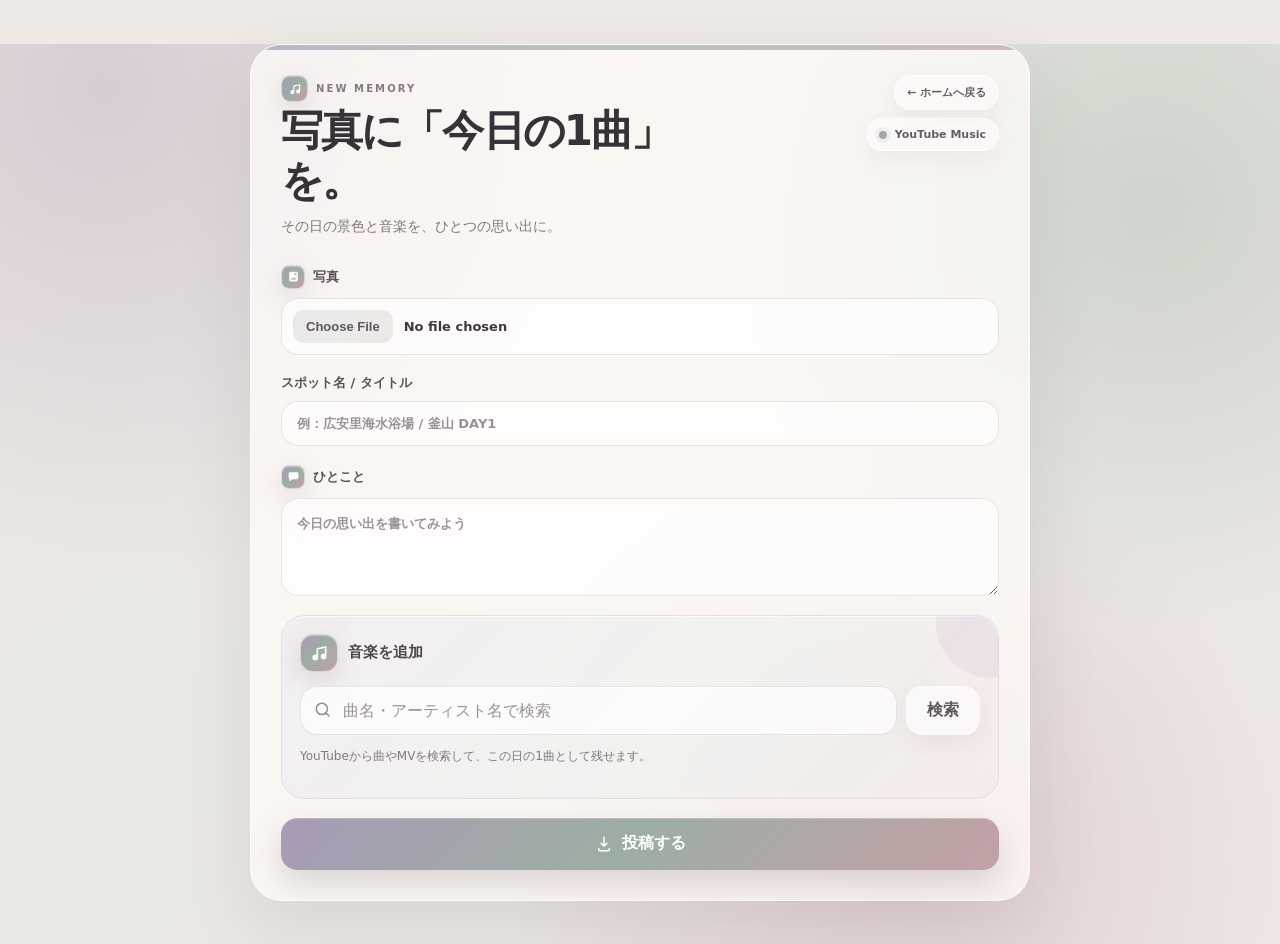
<file: static/add_old.html>
﻿<!doctype html>
<html lang="ja">
<head>
  <meta charset="utf-8" />
  <meta name="viewport" content="width=device-width, initial-scale=1" />
  <meta name="theme-color" content="#eee7e6" />
  <title>Photo Diary | 今日の1曲</title>
  <style>
:root {
  font-family: Inter, "Noto Sans JP", ui-sans-serif, system-ui, -apple-system, BlinkMacSystemFont, "Segoe UI", sans-serif;
  color: #3f3a40;
  background: #eee9e5;
  --ink: #3f3a40;
  --ink-soft: #756d73;
  --line: rgba(103, 91, 99, .14);
  --paper: rgba(255, 252, 249, .76);
  --paper-strong: rgba(255, 253, 251, .94);
  --lavender: #a99ab6;
  --sage: #9daea3;
  --rose: #c3a0a4;
  --sand: #c8b39d;
  --mist: #b6b8c6;
  --gradient: linear-gradient(135deg, #a99ab6 0%, #9daea3 48%, #c4a0a5 100%);
  --gradient-soft: linear-gradient(135deg, rgba(169,154,182,.22), rgba(157,174,163,.20), rgba(196,160,165,.24));
  --shadow: 0 24px 70px rgba(84, 72, 80, .12);
}

* { box-sizing: border-box; }
html { min-height: 100%; }
body {
  min-height: 100vh;
  margin: 0;
  overflow-x: hidden;
  background:
    radial-gradient(circle at 8% 5%, rgba(190, 172, 193, .48) 0, rgba(190, 172, 193, 0) 34%),
    radial-gradient(circle at 90% 18%, rgba(168, 187, 173, .43) 0, rgba(168, 187, 173, 0) 31%),
    radial-gradient(circle at 70% 90%, rgba(201, 166, 166, .38) 0, rgba(201, 166, 166, 0) 33%),
    linear-gradient(145deg, #efeae7 0%, #e9e8e2 48%, #eee6e6 100%);
  color: var(--ink);
}
body.modal-open { overflow: hidden; }
button, input, textarea { font: inherit; }
button { cursor: pointer; }
button:disabled { cursor: wait; opacity: .62; }
svg { display: block; }

.ambient {
  position: fixed;
  z-index: -1;
  border-radius: 999px;
  filter: blur(10px);
  opacity: .65;
  pointer-events: none;
}
.ambient-a { width: 260px; height: 260px; top: 14%; left: -100px; background: rgba(167, 151, 181, .24); }
.ambient-b { width: 320px; height: 320px; top: 52%; right: -150px; background: rgba(151, 174, 160, .22); }
.ambient-c { width: 230px; height: 230px; bottom: -60px; left: 35%; background: rgba(194, 155, 160, .20); }

.shell {
  width: min(780px, calc(100% - 32px));
  margin: 44px auto 86px;
  display: grid;
  gap: 40px;
}

.card,
.post {
  border: 1px solid rgba(255,255,255,.64);
  background: var(--paper);
  backdrop-filter: blur(22px) saturate(115%);
  -webkit-backdrop-filter: blur(22px) saturate(115%);
  box-shadow: var(--shadow), inset 0 1px 0 rgba(255,255,255,.7);
}
.card {
  position: relative;
  overflow: hidden;
  border-radius: 32px;
  padding: 30px;
}
.card::before {
  content: "";
  position: absolute;
  inset: 0 0 auto;
  height: 5px;
  background: var(--gradient);
  opacity: .72;
}

.headline, .feed-title, .music-box-title {
  display: flex;
  align-items: center;
  justify-content: space-between;
  gap: 16px;
}
.headline { align-items: flex-start; }
.headline-copy { min-width: 0; }
.headline-kicker { display: inline-flex; align-items: center; gap: 8px; }
h1, h2, p { margin-top: 0; }
h1 {
  margin: 4px 0 0;
  font-size: clamp(28px, 5vw, 42px);
  line-height: 1.18;
  letter-spacing: -.045em;
  color: #373238;
}
h2 {
  margin-bottom: 0;
  font-size: 25px;
  letter-spacing: -.03em;
}
.lead { margin: 10px 0 0; color: #80767c; font-size: 14px; line-height: 1.7; }
.eyebrow {
  margin: 0;
  color: #867a82;
  font-size: 10px;
  font-weight: 900;
  letter-spacing: .21em;
}

.gradient-icon {
  width: 38px;
  height: 38px;
  display: grid;
  place-items: center;
  flex: 0 0 auto;
  border: 1px solid rgba(255,255,255,.56);
  border-radius: 13px;
  background: var(--gradient);
  box-shadow: 0 8px 24px rgba(116, 94, 110, .19), inset 0 1px 0 rgba(255,255,255,.34);
}
.gradient-icon svg { width: 20px; height: 20px; fill: rgba(255,255,255,.94); }
.gradient-icon-sm { width: 27px; height: 27px; border-radius: 9px; }
.gradient-icon-sm svg { width: 14px; height: 14px; }
.gradient-icon-xs { width: 24px; height: 24px; border-radius: 8px; }
.gradient-icon-xs svg { width: 13px; height: 13px; }

.pill {
  display: inline-flex;
  align-items: center;
  gap: 8px;
  padding: 9px 12px;
  border: 1px solid rgba(255,255,255,.58);
  border-radius: 999px;
  background: rgba(255,255,255,.48);
  color: #655d63;
  box-shadow: 0 8px 24px rgba(83,72,79,.07);
  font-size: 11px;
  font-weight: 800;
  white-space: nowrap;
}
.pill-dot {
  width: 8px;
  height: 8px;
  border-radius: 50%;
  background: var(--gradient);
  box-shadow: 0 0 0 4px rgba(169,154,182,.13);
}

#postForm { display: grid; gap: 19px; margin-top: 26px; }
.field { display: grid; gap: 9px; font-size: 13px; font-weight: 800; color: #5b5258; }
.field-label { display: flex; align-items: center; gap: 8px; }
input, textarea {
  width: 100%;
  border: 1px solid rgba(111, 98, 106, .16);
  background: rgba(255,255,255,.67);
  color: var(--ink);
  border-radius: 17px;
  padding: 14px 15px;
  outline: none;
  box-shadow: inset 0 1px 0 rgba(255,255,255,.72);
  transition: border-color .18s ease, box-shadow .18s ease, background .18s ease, transform .18s ease;
}
input::placeholder, textarea::placeholder { color: #9a9297; }
input:focus, textarea:focus {
  border-color: rgba(154, 137, 167, .48);
  background: rgba(255,255,255,.88);
  box-shadow: 0 0 0 4px rgba(169,154,182,.12), inset 0 1px 0 rgba(255,255,255,.8);
}
textarea { min-height: 98px; resize: vertical; line-height: 1.7; }
input[type="file"] { padding: 11px; }
input[type="file"]::file-selector-button {
  margin-right: 11px;
  border: 0;
  border-radius: 11px;
  padding: 9px 13px;
  background: var(--gradient-soft);
  color: #61565e;
  font-weight: 800;
  cursor: pointer;
}

.preview-wrap, .post-image-wrap {
  position: relative;
  overflow: hidden;
  border: 1px solid rgba(255,255,255,.7);
  border-radius: 25px;
  background: linear-gradient(135deg, #ded8dd, #dce2dd);
  box-shadow: 0 18px 45px rgba(74, 63, 71, .11);
}
.preview-wrap > img, .post-image { display: block; width: 100%; aspect-ratio: 4/5; object-fit: cover; }

.music-box {
  position: relative;
  overflow: hidden;
  border: 1px solid rgba(126, 110, 120, .12);
  border-radius: 24px;
  padding: 18px;
  background:
    linear-gradient(135deg, rgba(183,166,191,.14), rgba(165,186,172,.13) 52%, rgba(202,168,171,.15)),
    rgba(255,255,255,.48);
  box-shadow: inset 0 1px 0 rgba(255,255,255,.72);
}
.music-box::after {
  content: "";
  position: absolute;
  width: 110px;
  height: 110px;
  right: -48px;
  top: -48px;
  border-radius: 50%;
  background: rgba(174,158,188,.13);
  pointer-events: none;
}
.music-box-title { position: relative; z-index: 1; }
.section-label { display: flex; align-items: center; gap: 10px; font-size: 15px; color: #4f474d; }
.search-row { position: relative; z-index: 1; display: grid; grid-template-columns: 1fr auto; gap: 9px; margin-top: 14px; }
.search-input-wrap { position: relative; }
.search-input-wrap input { padding-left: 42px; }
.search-icon {
  position: absolute;
  z-index: 2;
  left: 14px;
  top: 50%;
  width: 18px;
  height: 18px;
  transform: translateY(-50%);
  fill: none;
  stroke: #968a92;
  stroke-width: 2;
  stroke-linecap: round;
  pointer-events: none;
}

.primary, .secondary {
  border: 0;
  border-radius: 16px;
  padding: 13px 17px;
  font-weight: 900;
  transition: transform .16s ease, box-shadow .16s ease, filter .16s ease;
}
.primary:hover, .secondary:hover, .track button:hover { transform: translateY(-1px); }
.primary:active, .secondary:active, .track button:active { transform: translateY(0); }
.primary {
  min-height: 52px;
  display: inline-flex;
  align-items: center;
  justify-content: center;
  gap: 9px;
  background: var(--gradient);
  color: #fff;
  box-shadow: 0 14px 32px rgba(120, 100, 114, .24), inset 0 1px 0 rgba(255,255,255,.25);
}
.primary:hover { box-shadow: 0 16px 36px rgba(120, 100, 114, .3); filter: saturate(105%); }
.button-icon svg { width: 18px; height: 18px; fill: none; stroke: currentColor; stroke-width: 1.9; stroke-linecap: round; stroke-linejoin: round; }
.secondary {
  min-width: 74px;
  border: 1px solid rgba(255,255,255,.57);
  background: rgba(255,255,255,.62);
  color: #5f565c;
  box-shadow: 0 8px 20px rgba(91,75,84,.08);
}
.text-button {
  border: 0;
  border-radius: 999px;
  padding: 7px 10px;
  background: rgba(255,255,255,.45);
  color: #7c6f77;
  font-size: 11px;
  font-weight: 800;
}

.muted { position: relative; z-index: 1; color: #82777e; font-size: 12px; margin: 12px 0 0; line-height: 1.65; }
.music-results { position: relative; z-index: 1; display: grid; gap: 9px; margin-top: 13px; max-height: 390px; overflow: auto; padding-right: 2px; }
.music-results::-webkit-scrollbar { width: 7px; }
.music-results::-webkit-scrollbar-track { background: transparent; }
.music-results::-webkit-scrollbar-thumb { border-radius: 999px; background: rgba(124,111,119,.2); }
.track {
  display: grid;
  grid-template-columns: 92px 1fr auto;
  align-items: center;
  gap: 12px;
  padding: 10px;
  border: 1px solid rgba(123,109,118,.12);
  background: rgba(255,255,255,.66);
  border-radius: 17px;
  box-shadow: 0 7px 18px rgba(81,67,76,.05);
  transition: transform .16s ease, background .16s ease, box-shadow .16s ease;
}
.track:hover { transform: translateY(-1px); background: rgba(255,255,255,.84); box-shadow: 0 10px 24px rgba(81,67,76,.09); }
.track > img, .thumb-placeholder { width: 92px; height: 52px; object-fit: cover; border-radius: 11px; background: linear-gradient(135deg,#d8cfd8,#d3ddd6); }
.track-meta { min-width: 0; }
.track-title { color: #4f474d; font-weight: 900; font-size: 13px; line-height: 1.45; display: -webkit-box; -webkit-line-clamp: 2; -webkit-box-orient: vertical; overflow: hidden; }
.track-artist { margin-top: 3px; font-size: 11px; color: #8a7f85; white-space: nowrap; overflow: hidden; text-overflow: ellipsis; }
.track-link { display: inline-block; margin-top: 5px; color: #81727d; font-size: 10px; text-decoration: none; border-bottom: 1px solid rgba(129,114,125,.3); }
.track button {
  border: 0;
  border-radius: 12px;
  padding: 9px 11px;
  background: linear-gradient(135deg, #a99ab6, #9daea3);
  color: #fff;
  box-shadow: 0 8px 18px rgba(112,94,106,.18);
  font-size: 11px;
  font-weight: 900;
  white-space: nowrap;
  transition: transform .16s ease, box-shadow .16s ease;
}

.music-overlay {
  position: absolute;
  left: 15px;
  right: 15px;
  bottom: 15px;
  display: flex;
  align-items: center;
  gap: 10px;
  min-height: 61px;
  padding: 10px 12px;
  border: 1px solid rgba(255,255,255,.28);
  border-radius: 18px;
  background:
    linear-gradient(135deg, rgba(103,88,105,.68), rgba(87,106,98,.67) 52%, rgba(130,95,101,.66));
  backdrop-filter: blur(17px) saturate(125%);
  -webkit-backdrop-filter: blur(17px) saturate(125%);
  color: #fff;
  text-decoration: none;
  box-shadow: 0 12px 34px rgba(49,41,47,.24), inset 0 1px 0 rgba(255,255,255,.22);
}
.music-overlay::before {
  content: "♪";
  width: 28px;
  height: 28px;
  display: grid;
  place-items: center;
  flex: 0 0 auto;
  border-radius: 10px;
  background: rgba(255,255,255,.17);
  font-weight: 900;
}
.music-overlay img { width: 62px; height: 35px; object-fit: cover; border-radius: 9px; flex: 0 0 auto; }
.music-overlay .meta { min-width: 0; display: block; text-align: left; }
.music-overlay .title { display: block; font-weight: 900; font-size: 12px; white-space: nowrap; overflow: hidden; text-overflow: ellipsis; }
.music-overlay .artist { display: block; color: rgba(255,255,255,.72); font-size: 10px; margin-top: 4px; white-space: nowrap; overflow: hidden; text-overflow: ellipsis; }
.music-play-button { width: auto; }
.music-play-button:hover { filter: brightness(1.04); }

.feed { display: grid; gap: 23px; margin-top: 17px; }
#feed { display: none; }
.feed-title { display: none; }
.post { border-radius: 28px; padding: 12px; }
.post-body { padding: 15px 10px 9px; }
.post-caption { margin: 0; color: #51494f; line-height: 1.75; font-size: 14px; }
.post-date { margin: 9px 0 0; color: #9a8f95; font-size: 10px; }
.empty {
  border: 1px dashed rgba(118,104,113,.2);
  border-radius: 22px;
  padding: 34px 14px;
  background: rgba(255,255,255,.32);
  color: #887d83;
  text-align: center;
  font-size: 13px;
}

.player-modal {
  position: fixed;
  inset: 0;
  z-index: 1000;
  display: grid;
  place-items: center;
  padding: 20px;
  background: rgba(49,43,47,.68);
  backdrop-filter: blur(9px);
}
.player-dialog {
  width: min(880px, 100%);
  overflow: hidden;
  border: 1px solid rgba(255,255,255,.14);
  border-radius: 24px;
  background: #292629;
  color: #fff;
  box-shadow: 0 34px 110px rgba(31,26,29,.48);
}
.player-bar { display: flex; align-items: center; justify-content: space-between; gap: 16px; padding: 14px 16px; }
.player-bar strong { min-width: 0; white-space: nowrap; overflow: hidden; text-overflow: ellipsis; }
.player-bar button { width: 36px; height: 36px; border: 1px solid rgba(255,255,255,.08); border-radius: 999px; background: rgba(255,255,255,.08); color: #fff; flex: 0 0 auto; }
.player-frame-wrap { position: relative; width: 100%; aspect-ratio: 16 / 9; background: #000; }
.player-frame-wrap iframe { position: absolute; inset: 0; width: 100%; height: 100%; border: 0; }
.youtube-link { display: block; padding: 13px 16px 16px; color: #e7dde5; font-size: 12px; text-align: right; }
.hidden { display: none !important; }

@media (max-width: 560px) {
  .shell { width: min(100% - 18px, 780px); margin: 14px auto 55px; gap: 28px; }
  .card { padding: 20px; border-radius: 25px; }
  .headline { align-items: flex-start; }
  h1 { font-size: 29px; }
  .lead { font-size: 12px; }
  .pill { display: none; }
  .search-row { grid-template-columns: 1fr; }
  .secondary { width: 100%; }
  .track { grid-template-columns: 82px 1fr; }
  .track > img, .thumb-placeholder { width: 82px; height: 46px; }
  .track button { grid-column: 1 / -1; }
  .music-overlay { left: 10px; right: 10px; bottom: 10px; padding: 9px 10px; }
  .music-overlay::before { display: none; }
  .player-modal { padding: 8px; }
  .player-dialog { border-radius: 17px; }
}

@media (prefers-reduced-motion: reduce) {
  *, *::before, *::after { scroll-behavior: auto !important; transition: none !important; }
}

</style>
</head>
<body>
  <div class="ambient ambient-a" aria-hidden="true"></div>
  <div class="ambient ambient-b" aria-hidden="true"></div>
  <div class="ambient ambient-c" aria-hidden="true"></div>

  <main class="shell">
    <section class="composer card">
      <div class="headline">
        <div class="headline-copy">
          <div class="headline-kicker">
            <span class="gradient-icon gradient-icon-sm" aria-hidden="true">
              <svg viewBox="0 0 24 24"><path d="M4 17.5A3.5 3.5 0 1 0 11 17.5V7.8l8-1.8v7A3.5 3.5 0 1 0 21 16.2V3.5L9 6.2v8A3.5 3.5 0 0 0 4 17.5Z"/></svg>
            </span>
            <p class="eyebrow">NEW MEMORY</p>
          </div>
          <h1>写真に「今日の1曲」を。</h1>
          <p class="lead">その日の景色と音楽を、ひとつの思い出に。</p>
        </div>
        <div style="display:flex;gap:8px;align-items:center;flex-wrap:wrap;justify-content:flex-end">
          <a href="/" class="pill" style="text-decoration:none">← ホームへ戻る</a>
          <span class="pill">
            <span class="pill-dot"></span>
            YouTube Music
          </span>
        </div>
      </div>

      <form id="postForm">
        <label class="field upload-field">
          <span class="field-label">
            <span class="gradient-icon gradient-icon-xs" aria-hidden="true">
              <svg viewBox="0 0 24 24"><path d="M4 5.5A2.5 2.5 0 0 1 6.5 3h11A2.5 2.5 0 0 1 20 5.5v13a2.5 2.5 0 0 1-2.5 2.5h-11A2.5 2.5 0 0 1 4 18.5v-13Zm3 11.9h10l-3.2-4-2.4 2.8-1.7-2-2.7 3.2ZM15.8 9A1.8 1.8 0 1 0 15.8 5.4 1.8 1.8 0 0 0 15.8 9Z"/></svg>
            </span>
            写真
          </span>
          <input id="image" name="image" type="file" accept="image/*" required />
        </label>

        <div id="previewWrap" class="preview-wrap hidden">
          <img id="imagePreview" alt="投稿画像プレビュー" />
          <div id="musicOverlay" class="music-overlay hidden"></div>
        </div>

        <label class="field">
          <span class="field-label">スポット名 / タイトル</span>
          <input id="travelSpotName" name="name" type="text" maxlength="120" placeholder="例：広安里海水浴場 / 釜山 DAY1" required />
        </label>

        <label class="field">
          <span class="field-label">
            <span class="gradient-icon gradient-icon-xs" aria-hidden="true">
              <svg viewBox="0 0 24 24"><path d="M5.5 4h13A2.5 2.5 0 0 1 21 6.5v8a2.5 2.5 0 0 1-2.5 2.5H10l-5.6 4v-4.2A2.5 2.5 0 0 1 3 14.5v-8A2.5 2.5 0 0 1 5.5 4Z"/></svg>
            </span>
            ひとこと
          </span>
          <textarea name="caption" rows="3" placeholder="今日の思い出を書いてみよう"></textarea>
        </label>

        <div class="music-box">
          <div class="music-box-title">
            <strong class="section-label">
              <span class="gradient-icon" aria-hidden="true">
                <svg viewBox="0 0 24 24"><path d="M4 17.5A3.5 3.5 0 1 0 11 17.5V7.8l8-1.8v7A3.5 3.5 0 1 0 21 16.2V3.5L9 6.2v8A3.5 3.5 0 0 0 4 17.5Z"/></svg>
              </span>
              音楽を追加
            </strong>
            <button type="button" id="clearMusic" class="text-button hidden">選択解除</button>
          </div>
          <div class="search-row">
            <div class="search-input-wrap">
              <svg class="search-icon" viewBox="0 0 24 24" aria-hidden="true"><path d="m20 20-4.4-4.4m2.4-5.1a7.5 7.5 0 1 1-15 0 7.5 7.5 0 0 1 15 0Z"/></svg>
              <input id="musicQuery" type="search" placeholder="曲名・アーティスト名で検索" />
            </div>
            <button type="button" id="searchMusic" class="secondary">検索</button>
          </div>
          <p id="musicMessage" class="muted">YouTubeから曲やMVを検索して、この日の1曲として残せます。</p>
          <div id="musicResults" class="music-results"></div>
        </div>

        <button type="submit" class="primary">
          <span class="button-icon" aria-hidden="true">
            <svg viewBox="0 0 24 24"><path d="M12 3v12m0 0 4-4m-4 4-4-4M5 18v1.5A1.5 1.5 0 0 0 6.5 21h11a1.5 1.5 0 0 0 1.5-1.5V18"/></svg>
          </span>
          投稿する
        </button>
      </form>
    </section>

    <section>
      <div class="feed-title">
        <div>
          <div class="headline-kicker">
            <span class="gradient-icon gradient-icon-sm" aria-hidden="true">
              <svg viewBox="0 0 24 24"><path d="M4 6.5A2.5 2.5 0 0 1 6.5 4h11A2.5 2.5 0 0 1 20 6.5v11a2.5 2.5 0 0 1-2.5 2.5h-11A2.5 2.5 0 0 1 4 17.5v-11Zm4.2 8.7 2.6-3 2.2 2.5 2.1-2.3 2.7 3.1H8.2Z"/></svg>
            </span>
            <p class="eyebrow">MEMORIES</p>
          </div>
          <h2>最近の投稿</h2>
        </div>
      </div>
      <div id="feed" class="feed"></div>
    </section>
  </main>

  <div id="playerModal" class="player-modal hidden" role="dialog" aria-modal="true" aria-label="YouTube player">
    <div class="player-dialog">
      <div class="player-bar">
        <strong id="playerTitle">YouTubeで再生</strong>
        <button type="button" id="closePlayer" aria-label="閉じる">✕</button>
      </div>
      <div class="player-frame-wrap">
        <iframe
          id="youtubePlayer"
          title="YouTube video player"
          src=""
          allow="accelerometer; autoplay; clipboard-write; encrypted-media; gyroscope; picture-in-picture; web-share"
          referrerpolicy="strict-origin-when-cross-origin"
          allowfullscreen
        ></iframe>
      </div>
      <a id="openYouTube" class="youtube-link" href="#" target="_blank" rel="noopener noreferrer">YouTubeで開く ↗</a>
    </div>
  </div>

  <script>
const postForm = document.getElementById("postForm");
const imageInput = document.getElementById("image");
const imagePreview = document.getElementById("imagePreview");
const previewWrap = document.getElementById("previewWrap");
const musicOverlay = document.getElementById("musicOverlay");
const musicQuery = document.getElementById("musicQuery");
const searchMusicButton = document.getElementById("searchMusic");
const musicResults = document.getElementById("musicResults");
const musicMessage = document.getElementById("musicMessage");
const clearMusicButton = document.getElementById("clearMusic");
const feed = document.getElementById("feed");
const playerModal = document.getElementById("playerModal");
const youtubePlayer = document.getElementById("youtubePlayer");
const closePlayerButton = document.getElementById("closePlayer");
const playerTitle = document.getElementById("playerTitle");
const openYouTube = document.getElementById("openYouTube");

let selectedVideo = null;
let currentPreviewUrl = null;

imageInput.addEventListener("change", () => {
  const file = imageInput.files?.[0];
  if (!file) return;

  if (currentPreviewUrl) URL.revokeObjectURL(currentPreviewUrl);
  currentPreviewUrl = URL.createObjectURL(file);
  imagePreview.src = currentPreviewUrl;
  previewWrap.classList.remove("hidden");
  renderSelectedMusic();
});

searchMusicButton.addEventListener("click", searchMusic);
musicQuery.addEventListener("keydown", (event) => {
  if (event.key === "Enter") {
    event.preventDefault();
    searchMusic();
  }
});

clearMusicButton.addEventListener("click", () => {
  selectedVideo = null;
  clearMusicButton.classList.add("hidden");
  musicMessage.textContent = "音楽の選択を解除しました。";
  renderSelectedMusic();
});

closePlayerButton.addEventListener("click", closePlayer);
playerModal.addEventListener("click", (event) => {
  if (event.target === playerModal) closePlayer();
});
document.addEventListener("keydown", (event) => {
  if (event.key === "Escape" && !playerModal.classList.contains("hidden")) {
    closePlayer();
  }
});

async function searchMusic() {
  const q = musicQuery.value.trim();
  if (!q) {
    musicMessage.textContent = "曲名かアーティスト名を入力してください。";
    return;
  }

  searchMusicButton.disabled = true;
  musicMessage.textContent = "YouTubeで検索中...";
  musicResults.innerHTML = "";

  try {
    const response = await fetch(`/api/music/search?q=${encodeURIComponent(q)}&limit=10`);
    const data = await response.json();
    if (!response.ok) throw new Error(data.detail || "検索に失敗しました。");

    musicMessage.textContent = data.items.length
      ? `${data.items.length}件見つかりました。動画を確認して1曲選んでください。`
      : "見つかりませんでした。別の曲名やアーティスト名で試してください。";

    data.items.forEach((video) => {
      const row = document.createElement("div");
      row.className = "track";
      row.innerHTML = `
        ${video.cover_url ? `<img src="${escapeHtml(video.cover_url)}" alt="">` : `<div class="thumb-placeholder"></div>`}
        <div class="track-meta">
          <div class="track-title">${escapeHtml(video.title || "")}</div>
          <div class="track-artist">${escapeHtml(video.artist || "")}</div>
          <a class="track-link" href="${escapeHtml(video.external_url || "#")}" target="_blank" rel="noopener noreferrer">YouTubeで確認 ↗</a>
        </div>
        <button type="button">この曲を選ぶ</button>
      `;
      row.querySelector("button").addEventListener("click", () => {
        selectedVideo = video;
        musicMessage.textContent = `選択中：${decodeEntities(video.title || "")} — ${decodeEntities(video.artist || "")}`;
        clearMusicButton.classList.remove("hidden");
        renderSelectedMusic();
      });
      musicResults.appendChild(row);
    });
  } catch (error) {
    musicMessage.textContent = error.message;
  } finally {
    searchMusicButton.disabled = false;
  }
}

function renderSelectedMusic() {
  if (!selectedVideo || previewWrap.classList.contains("hidden")) {
    musicOverlay.classList.add("hidden");
    musicOverlay.innerHTML = "";
    return;
  }

  musicOverlay.classList.remove("hidden");
  musicOverlay.innerHTML = `
    ${selectedVideo.cover_url ? `<img src="${escapeHtml(selectedVideo.cover_url)}" alt="">` : ""}
    <div class="meta">
      <div class="title">${escapeHtml(decodeEntities(selectedVideo.title || ""))}</div>
      <div class="artist">${escapeHtml(decodeEntities(selectedVideo.artist || ""))} · YouTube</div>
    </div>
  `;
}

postForm.addEventListener("submit", async (event) => {
  event.preventDefault();

  const submitButton = postForm.querySelector('button[type="submit"]');
  const originalText = submitButton.textContent;
  submitButton.disabled = true;
  submitButton.textContent = "投稿中...";

  try {
    const imageFile = imageInput.files?.[0];
    if (!imageFile) throw new Error("写真を選択してください。");

    const name = document.getElementById("travelSpotName")?.value?.trim();
    if (!name) throw new Error("スポット名 / タイトルを入力してください。");

    const caption = postForm.querySelector('textarea[name="caption"]')?.value?.trim() || "";

    const formData = new FormData();
    formData.append("name", name);
    formData.append("memo", caption);
    formData.append("visited_at", new Date().toISOString());
    formData.append("file", imageFile, imageFile.name);

    // The current Travel Log upload API has no dedicated music columns yet.
    // Keep the selected music metadata in memo so it is not lost.
    if (selectedVideo) {
      const musicTitle = decodeEntities(selectedVideo.title || "");
      const artist = decodeEntities(selectedVideo.artist || "");
      const videoId = selectedVideo.youtube_video_id || "";
      const url = selectedVideo.external_url || (videoId ? `https://www.youtube.com/watch?v=${videoId}` : "");
      const musicLine = `\n\n🎵 ${musicTitle}${artist ? ` — ${artist}` : ""}${url ? `\n${url}` : ""}`;
      formData.set("memo", `${caption}${musicLine}`.trim());
    }

    // Support both cookie-session auth and Bearer-token auth.
    const headers = {};
    const findToken = () => {
      const stores = [window.localStorage, window.sessionStorage];
      const preferred = ["access_token", "accessToken", "token", "auth_token", "authToken", "jwt", "jwt_token"];
      const extract = (raw) => {
        if (!raw) return "";
        const text = String(raw).trim();
        if (/^[A-Za-z0-9_-]+\.[A-Za-z0-9_-]+\.[A-Za-z0-9_-]+$/.test(text)) return text;
        try {
          const obj = JSON.parse(text);
          const walk = (v, depth=0) => {
            if (depth > 4 || v == null) return "";
            if (typeof v === "string" && /^[A-Za-z0-9_-]+\.[A-Za-z0-9_-]+\.[A-Za-z0-9_-]+$/.test(v.trim())) return v.trim();
            if (typeof v !== "object") return "";
            for (const k of ["access_token","accessToken","token","auth_token","authToken","jwt","jwt_token"]) {
              if (typeof v[k] === "string" && v[k].trim()) return v[k].replace(/^Bearer\s+/i, "").trim();
            }
            for (const value of Object.values(v)) {
              const found = walk(value, depth+1);
              if (found) return found;
            }
            return "";
          };
          return walk(obj);
        } catch (_) {
          return text.replace(/^Bearer\s+/i, "").trim();
        }
      };
      for (const store of stores) {
        if (!store) continue;
        for (const key of preferred) {
          const token = extract(store.getItem(key));
          if (token) return token;
        }
        for (let i=0; i<store.length; i++) {
          const key=store.key(i);
          const token=extract(store.getItem(key));
          if (token && token.split('.').length === 3) return token;
        }
      }
      return "";
    };

    const token = findToken();
    if (token) headers.Authorization = `Bearer ${token}`;

    const response = await fetch("/spots/upload", {
      method: "POST",
      headers,
      body: formData,
      credentials: "include"
    });

    const raw = await response.text();
    let data = {};
    try { data = raw ? JSON.parse(raw) : {}; }
    catch (_) { data = { detail: raw }; }

    if (!response.ok) {
      throw new Error(data.detail || data.message || `投稿に失敗しました (HTTP ${response.status})`);
    }

    window.location.assign("/");
  } catch (error) {
    alert(error.message || "投稿に失敗しました。");
  } finally {
    submitButton.disabled = false;
    submitButton.textContent = originalText;
  }
});

async function loadPosts() {
  try {
    const response = await fetch("/api/posts");
    const posts = await response.json();
    if (!response.ok) throw new Error(posts.detail || "投稿の取得に失敗しました。");

    feed.innerHTML = "";

    if (!posts.length) {
      feed.innerHTML = '<div class="empty">まだ投稿がありません。最初の1枚を残してみよう。</div>';
      return;
    }

    posts.forEach((post) => {
      const article = document.createElement("article");
      article.className = "post";
      const music = post.music;
      const musicMarkup = music ? `
        <button
          type="button"
          class="music-overlay music-play-button"
          data-video-id="${escapeHtml(music.youtube_video_id || "")}"
          data-title="${escapeHtml(music.title || "")}"
          data-url="${escapeHtml(music.external_url || "")}">
          ${music.cover_url ? `<img src="${escapeHtml(music.cover_url)}" alt="">` : ""}
          <span class="meta">
            <span class="title">${escapeHtml(decodeEntities(music.title || ""))}</span>
            <span class="artist">${escapeHtml(decodeEntities(music.artist || ""))} · YouTube</span>
          </span>
        </button>` : "";

      article.innerHTML = `
        <div class="post-image-wrap">
          <img class="post-image" src="${escapeHtml(post.image_url)}" alt="投稿画像">
          ${musicMarkup}
        </div>
        <div class="post-body">
          ${post.caption ? `<p class="post-caption">${escapeHtml(post.caption)}</p>` : ""}
          <p class="post-date">${formatDate(post.created_at)}</p>
        </div>
      `;

      const playButton = article.querySelector(".music-play-button");
      if (playButton) {
        playButton.addEventListener("click", () => {
          openPlayer(
            playButton.dataset.videoId,
            decodeEntities(playButton.dataset.title || "YouTube"),
            playButton.dataset.url
          );
        });
      }

      feed.appendChild(article);
    });
  } catch (error) {
    feed.innerHTML = `<div class="empty">${escapeHtml(error.message)}</div>`;
  }
}

function openPlayer(videoId, title, externalUrl) {
  if (!/^[A-Za-z0-9_-]{11}$/.test(videoId || "")) return;
  playerTitle.textContent = title || "YouTubeで再生";
  youtubePlayer.src = `https://www.youtube.com/embed/${encodeURIComponent(videoId)}?autoplay=1&rel=0`;
  openYouTube.href = externalUrl || `https://www.youtube.com/watch?v=${encodeURIComponent(videoId)}`;
  playerModal.classList.remove("hidden");
  document.body.classList.add("modal-open");
}

function closePlayer() {
  youtubePlayer.src = "";
  playerModal.classList.add("hidden");
  document.body.classList.remove("modal-open");
}

function formatDate(value) {
  if (!value) return "";
  return new Intl.DateTimeFormat("ja-JP", {
    year: "numeric", month: "short", day: "numeric", hour: "2-digit", minute: "2-digit"
  }).format(new Date(value));
}

function decodeEntities(value) {
  const textarea = document.createElement("textarea");
  textarea.innerHTML = String(value ?? "");
  return textarea.value;
}

function escapeHtml(value) {
  return String(value ?? "")
    .replaceAll("&", "&amp;")
    .replaceAll("<", "&lt;")
    .replaceAll(">", "&gt;")
    .replaceAll('"', "&quot;")
    .replaceAll("'", "&#039;");
}

// Demo feed disabled. Real posts are shown on the Travel Log home page.

</script>
</body>
</html>
</file>
